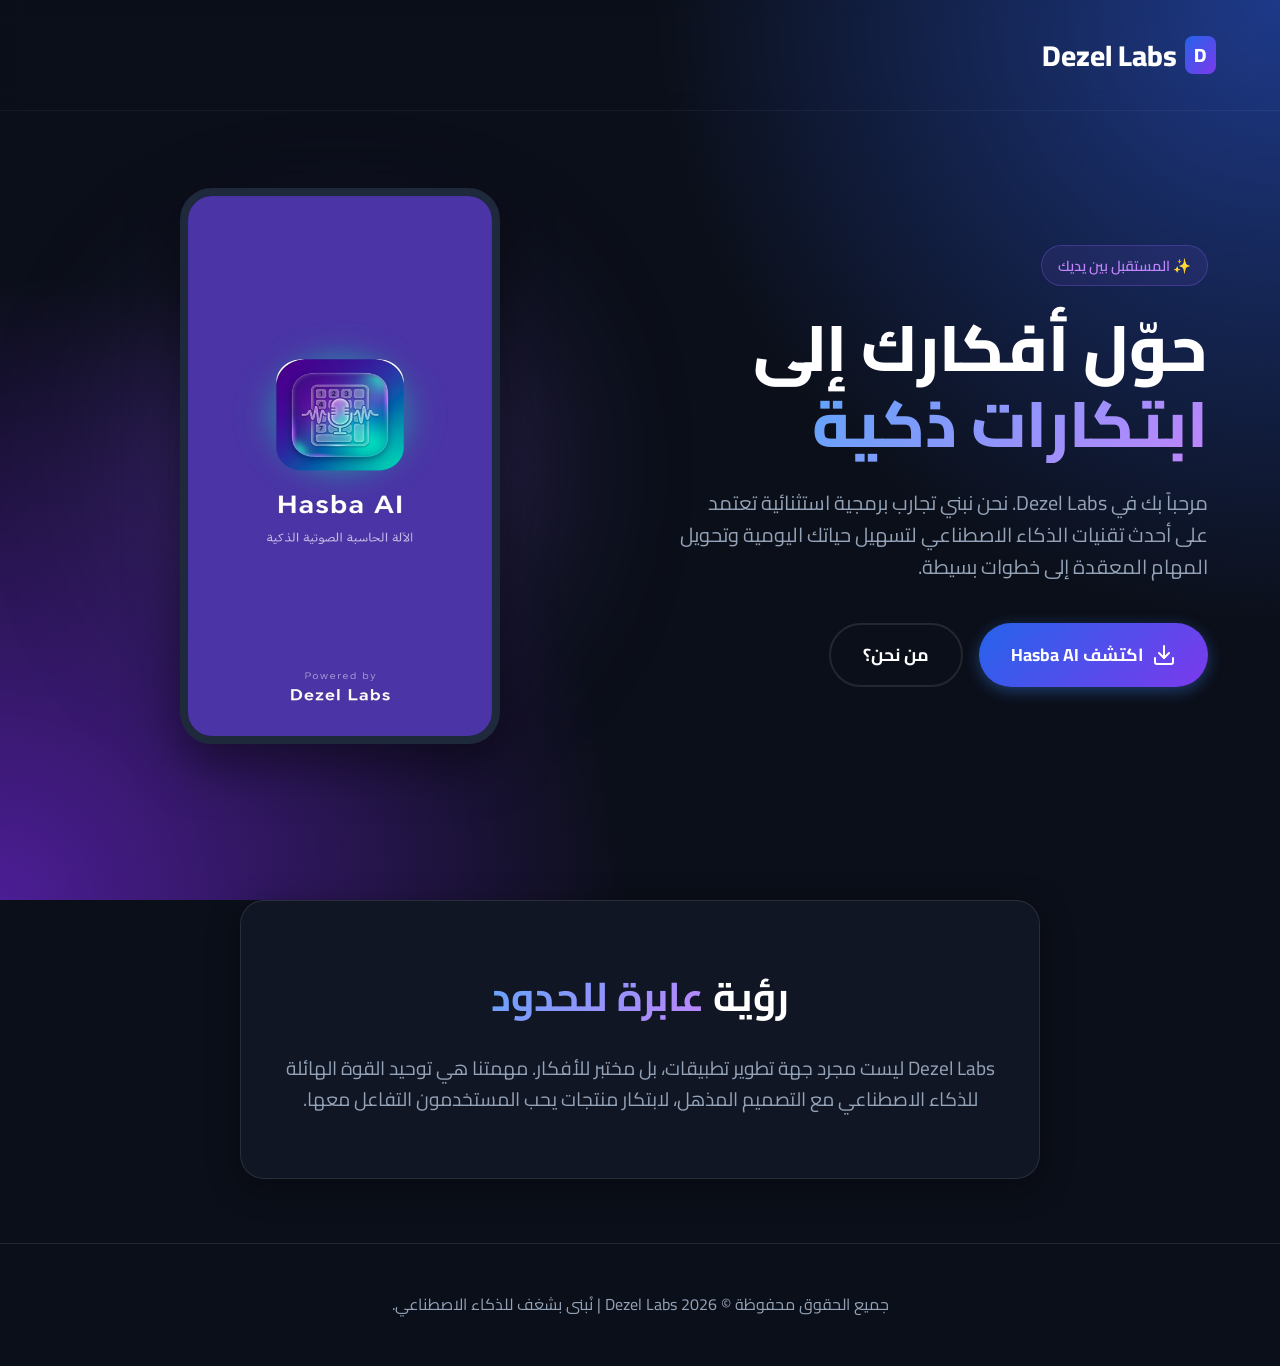
<file: index.html>
<!DOCTYPE html>
<html lang="ar" dir="rtl">

<head>
    <meta charset="UTF-8">
    <meta name="viewport" content="width=device-width, initial-scale=1.0">
    <title>Dezel Labs | استكشف المستقبل عبر الذكاء الاصطناعي</title>
    <!-- SEO Meta Tags -->
    <meta name="description"
        content="ديزل لابز، نبتكر حلولاً برمجية ذكية للمستقبل عبر أدوات الذكاء الاصطناعي. حمل تطبيق الحاسبة الصوتية الذكية Hasba AI الآن.">
    <meta name="theme-color" content="#0b0f19">
    <link rel="stylesheet" href="style.css">
    <!-- Google AdSense (استبدل القيم بمعرف الناشر الخاص بك) -->
    <script async src="https://pagead2.googlesyndication.com/pagead/js/adsbygoogle.js?client=ca-pub-1355045838612970"
        crossorigin="anonymous"></script>
</head>

<body>
    <header>
        <a href="index.html" class="logo">
            <span>D</span> Dezel Labs
        </a>
    </header>

    <main class="container">
        <section class="hero">
            <div class="hero-content">
                <span class="hero-badge">✨ المستقبل بين يديك</span>
                <h1>حوّل أفكارك إلى <span class="text-gradient">ابتكارات ذكية</span></h1>
                <p>مرحباً بك في Dezel Labs. نحن نبني تجارب برمجية استثنائية تعتمد على أحدث تقنيات الذكاء الاصطناعي
                    لتسهيل حياتك اليومية وتحويل المهام المعقدة إلى خطوات بسيطة.</p>

                <div class="hero-buttons">
                    <a href="hasba-ai.html" class="btn">
                        <svg width="24" height="24" viewBox="0 0 24 24" fill="none" stroke="currentColor"
                            stroke-width="2" stroke-linecap="round" stroke-linejoin="round">
                            <path d="M21 15v4a2 2 0 0 1-2 2H5a2 2 0 0 1-2-2v-4"></path>
                            <polyline points="7 10 12 15 17 10"></polyline>
                            <line x1="12" y1="15" x2="12" y2="3"></line>
                        </svg>
                        اكتشف Hasba AI
                    </a>
                    <a href="#about" class="btn btn-secondary">من نحن؟</a>
                </div>
            </div>

            <div class="hero-mockup">
                <!-- Glowing effect orb -->
                <div class="glow-orb"></div>
                <!-- صورة واجهة التطبيق الحقيقية -->
                <img src="assets/calculator.jpg" alt="واجهة تطبيق Hasba AI - الشاشة الرئيسية" class="mockup-img">
            </div>
        </section>

        <!-- مساحة إعلانية رئيسية (مخفية حالياً)
        <div class="ad-container">
            <ins class="adsbygoogle"
                 style="display:block"
                 data-ad-client="ca-pub-1355045838612970"
                 data-ad-slot="1234567890"
                 data-ad-format="auto"
                 data-full-width-responsive="true"></ins>
            <script>
                 (adsbygoogle = window.adsbygoogle || []).push({});
            </script>
        </div>
        -->

        <section id="about" class="about glass-panel">
            <h2>رؤية <span class="text-gradient">عابرة للحدود</span></h2>
            <p>Dezel Labs ليست مجرد جهة تطوير تطبيقات، بل مختبر للأفكار. مهمتنا هي توحيد القوة الهائلة للذكاء الاصطناعي
                مع التصميم المذهل، لابتكار منتجات يحب المستخدمون التفاعل معها.</p>
        </section>
    </main>

    <footer>
        <p>جميع الحقوق محفوظة &copy; 2026 Dezel Labs | نُبنى بشغف للذكاء الاصطناعي.</p>
    </footer>
</body>

</html>
</file>
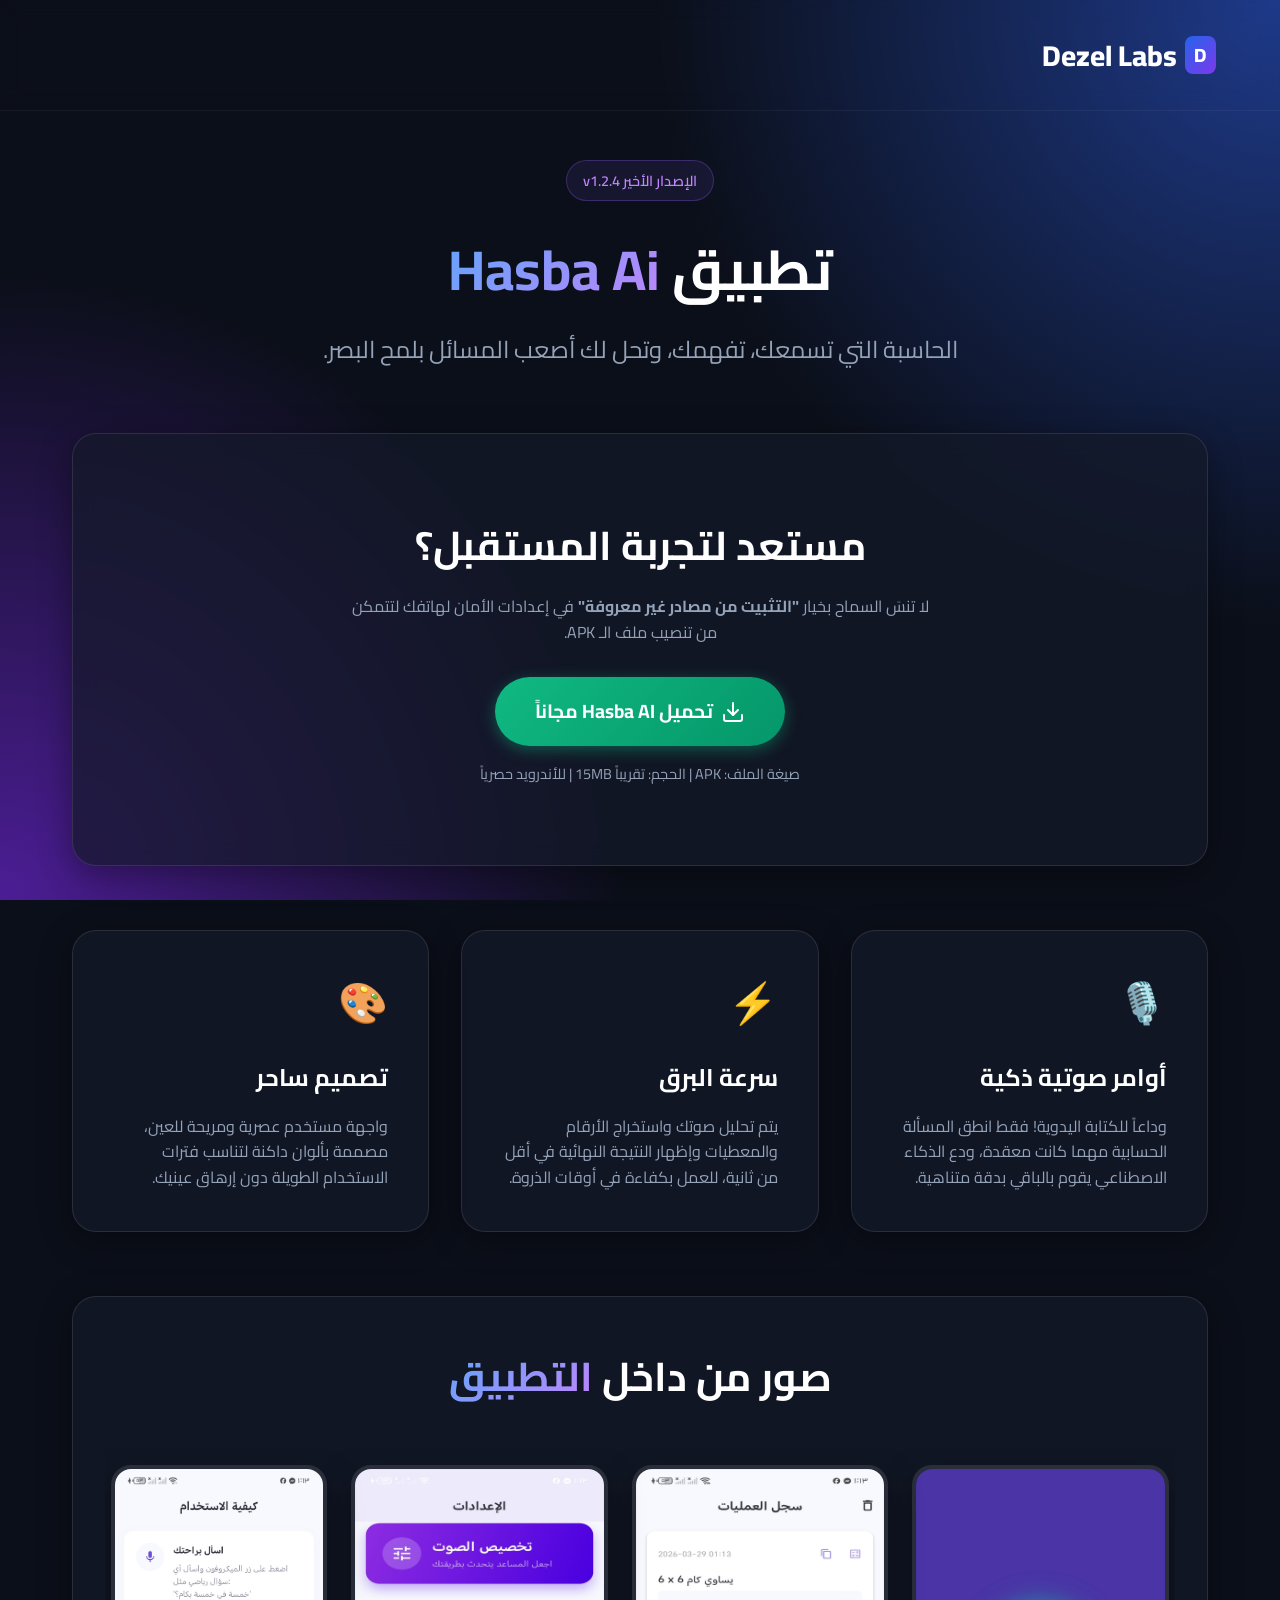
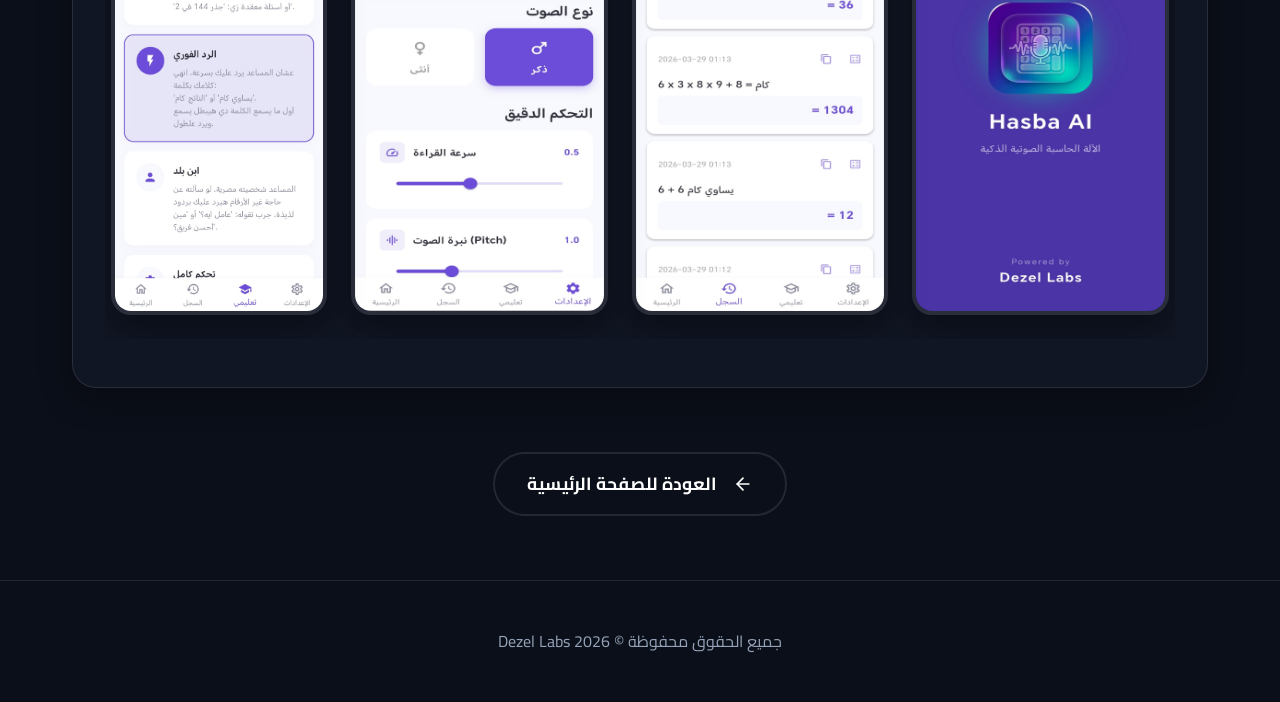
<file: hasba-ai.html>
<!DOCTYPE html>
<html lang="ar" dir="rtl">

<head>
    <meta charset="UTF-8">
    <meta name="viewport" content="width=device-width, initial-scale=1.0">
    <title>تحميل تطبيق Hasba Ai | Dezel Labs</title>
    <!-- SEO Meta Tags -->
    <meta name="description"
        content="حمل الآن تطبيق Hasba AI الحاسبة الصوتية الذكية من Dezel Labs وتتخلص من كتابة الأرقام يدوياً.">
    <meta name="theme-color" content="#0b0f19">
    <link rel="stylesheet" href="style.css">
    <!-- Google AdSense (استبدل القيم بمعرف الناشر الخاص بك) -->
    <script async src="https://pagead2.googlesyndication.com/pagead/js/adsbygoogle.js?client=ca-pub-1355045838612970"
        crossorigin="anonymous"></script>
</head>

<body>
    <header>
        <a href="index.html" class="logo">
            <span>D</span> Dezel Labs
        </a>
    </header>

    <main class="container">
        <div class="app-header">
            <span class="hero-badge">الإصدار الأخير v1.2.4</span>
            <h1>تطبيق <span class="text-gradient">Hasba Ai</span></h1>
            <p style="font-size: 1.5rem; color: var(--text-secondary);">الحاسبة التي تسمعك، تفهمك، وتحل لك أصعب المسائل
                بلمح البصر.</p>
        </div>

        <!-- مساحة إعلانية (أعلى صفحة التحميل - مخفية حالياً)
        <div class="ad-container">
            <ins class="adsbygoogle"
                 style="display:block"
                 data-ad-client="ca-pub-1355045838612970"
                 data-ad-slot="1234567890"
                 data-ad-format="auto"
                 data-full-width-responsive="true"></ins>
            <script>
                 (adsbygoogle = window.adsbygoogle || []).push({});
            </script>
        </div>
        -->

        <!-- قسم التحميل - أول حاجة يشوفها المستخدم -->
        <section class="download-cta glass-panel">
            <h2>مستعد لتجربة المستقبل؟</h2>
            <p>لا تنسَ السماح بخيار <strong>"التثبيت من مصادر غير معروفة"</strong> في إعدادات الأمان لهاتفك لتتمكن من
                تنصيب ملف الـ APK.</p>

            <div style="margin-top: 2rem;">
                <a href="https://github.com/dezeleinshams-create/Dezel-Labs-Website/releases/download/Hasba_AI_v1.2.4/Hasba_AI_v1.2.4.apk"
                    download class="btn btn-download animate-pulse">
                    <svg width="24" height="24" viewBox="0 0 24 24" fill="none" stroke="currentColor" stroke-width="2"
                        stroke-linecap="round" stroke-linejoin="round">
                        <path d="M21 15v4a2 2 0 0 1-2 2H5a2 2 0 0 1-2-2v-4"></path>
                        <polyline points="7 10 12 15 17 10"></polyline>
                        <line x1="12" y1="15" x2="12" y2="3"></line>
                    </svg>
                    تحميل Hasba AI مجاناً
                </a>
                <span class="version-info">صيغة الملف: APK | الحجم: تقريباً 15MB | للأندرويد حصرياً</span>
            </div>
        </section>

        <!-- مساحة إعلانية (أسفل قسم التحميل مباشرة - مخفية حالياً)
        <div class="ad-container">
            <ins class="adsbygoogle"
                 style="display:block"
                 data-ad-client="ca-pub-1355045838612970"
                 data-ad-slot="1234567890"
                 data-ad-format="auto"
                 data-full-width-responsive="true"></ins>
            <script>
                 (adsbygoogle = window.adsbygoogle || []).push({});
            </script>
        </div>
        -->

        <!-- المميزات - لمن يريد معرفة المزيد -->
        <div class="features-grid">
            <div class="feature-card glass-panel">
                <span class="feature-icon">🎙️</span>
                <h3>أوامر صوتية ذكية</h3>
                <p>وداعاً للكتابة اليدوية! فقط انطق المسألة الحسابية مهما كانت معقدة، ودع الذكاء الاصطناعي يقوم بالباقي
                    بدقة متناهية.</p>
            </div>

            <div class="feature-card glass-panel">
                <span class="feature-icon">⚡</span>
                <h3>سرعة البرق</h3>
                <p>يتم تحليل صوتك واستخراج الأرقام والمعطيات وإظهار النتيجة النهائية في أقل من ثانية، للعمل بكفاءة في
                    أوقات الذروة.</p>
            </div>

            <div class="feature-card glass-panel">
                <span class="feature-icon">🎨</span>
                <h3>تصميم ساحر</h3>
                <p>واجهة مستخدم عصرية ومريحة للعين، مصممة بألوان داكنة لتناسب فترات الاستخدام الطويلة دون إرهاق عينيك.
                </p>
            </div>
        </div>

        <!-- معرض صور التطبيق -->
        <section class="screenshots glass-panel" style="margin: 4rem 0; padding: 3rem 2rem; border-radius: 24px;">
            <h2 style="text-align: center; margin-bottom: 2.5rem; font-size: 2.5rem;">صور من داخل <span
                    class="text-gradient">التطبيق</span></h2>
            <div
                style="display: flex; gap: 1.5rem; overflow-x: auto; padding-bottom: 1.5rem; padding-top: 1rem; scroll-snap-type: x mandatory; -webkit-overflow-scrolling: touch; justify-content: center;">
                <img src="assets/calculator.jpg" alt="الشاشة الرئيسية"
                    style="height: 450px; border-radius: 20px; scroll-snap-align: center; border: 4px solid var(--border-color); box-shadow: 0 15px 35px rgba(0,0,0,0.4); flex-shrink: 0; transition: transform 0.3s;"
                    onmouseover="this.style.transform='translateY(-10px)'"
                    onmouseout="this.style.transform='translateY(0)'">
                <img src="assets/history.jpg" alt="سجل العمليات"
                    style="height: 450px; border-radius: 20px; scroll-snap-align: center; border: 4px solid var(--border-color); box-shadow: 0 15px 35px rgba(0,0,0,0.4); flex-shrink: 0; transition: transform 0.3s;"
                    onmouseover="this.style.transform='translateY(-10px)'"
                    onmouseout="this.style.transform='translateY(0)'">
                <img src="assets/settings.jpg" alt="الإعدادات"
                    style="height: 450px; border-radius: 20px; scroll-snap-align: center; border: 4px solid var(--border-color); box-shadow: 0 15px 35px rgba(0,0,0,0.4); flex-shrink: 0; transition: transform 0.3s;"
                    onmouseover="this.style.transform='translateY(-10px)'"
                    onmouseout="this.style.transform='translateY(0)'">
                <img src="assets/tutorial.jpg" alt="كيفية الاستخدام"
                    style="height: 450px; border-radius: 20px; scroll-snap-align: center; border: 4px solid var(--border-color); box-shadow: 0 15px 35px rgba(0,0,0,0.4); flex-shrink: 0; transition: transform 0.3s;"
                    onmouseover="this.style.transform='translateY(-10px)'"
                    onmouseout="this.style.transform='translateY(0)'">
            </div>
        </section>

        <div style="text-align: center; margin-top: 2rem;">
            <a href="index.html" class="btn btn-secondary">
                <svg width="20" height="20" viewBox="0 0 24 24" fill="none" stroke="currentColor" stroke-width="2"
                    stroke-linecap="round" stroke-linejoin="round" style="margin-left: 0.5rem;">
                    <line x1="19" y1="12" x2="5" y2="12"></line>
                    <polyline points="12 19 5 12 12 5"></polyline>
                </svg>
                العودة للصفحة الرئيسية
            </a>
        </div>
    </main>

    <footer>
        <p>جميع الحقوق محفوظة &copy; 2026 Dezel Labs</p>
    </footer>
</body>

</html>
</file>
<file: style.css>
@import url('https://fonts.googleapis.com/css2?family=Cairo:wght@300;400;600;700;800&display=swap');

:root {
    --bg-color: #0b0f19;
    --card-bg: rgba(20, 26, 42, 0.7);
    --border-color: rgba(255, 255, 255, 0.1);
    --text-primary: #ffffff;
    --text-secondary: #94a3b8;
    --accent-glow: #3b82f6;
    --accent-purple: #8b5cf6;
    --gradient-bg: radial-gradient(circle at top right, #1e3a8a, transparent 40%),
                   radial-gradient(circle at bottom left, #4c1d95, transparent 40%);
    --gradient-text: linear-gradient(135deg, #60a5fa, #c084fc);
    --btn-primary: linear-gradient(135deg, #2563eb, #7c3aed);
    --btn-hover: linear-gradient(135deg, #1d4ed8, #6d28d9);
    --btn-download: linear-gradient(135deg, #10b981, #059669);
    --btn-download-hover: linear-gradient(135deg, #059669, #047857);
}

* {
    margin: 0;
    padding: 0;
    box-sizing: border-box;
}

body {
    font-family: 'Cairo', sans-serif;
    background-color: var(--bg-color);
    color: var(--text-primary);
    line-height: 1.6;
    overflow-x: hidden;
    min-height: 100vh;
    background-image: var(--gradient-bg);
    background-attachment: fixed;
}

/* Glassmorphism Utilities */
.glass-panel {
    background: var(--card-bg);
    backdrop-filter: blur(12px);
    -webkit-backdrop-filter: blur(12px);
    border: 1px solid var(--border-color);
    border-radius: 24px;
    box-shadow: 0 8px 32px 0 rgba(0, 0, 0, 0.37);
}

.text-gradient {
    background: var(--gradient-text);
    -webkit-background-clip: text;
    -webkit-text-fill-color: transparent;
    background-clip: text;
    display: inline-block;
}

/* Header & Nav */
header {
    padding: 2rem 5%;
    display: flex;
    justify-content: space-between;
    align-items: center;
    position: fixed;
    width: 100%;
    top: 0;
    z-index: 1000;
    backdrop-filter: blur(10px);
    border-bottom: 1px solid rgba(255, 255, 255, 0.05);
}

.logo {
    font-size: 1.8rem;
    font-weight: 800;
    text-decoration: none;
    color: var(--text-primary);
    display: flex;
    align-items: center;
    gap: 0.5rem;
}

.logo span {
    background: var(--btn-primary);
    padding: 0.2rem 0.6rem;
    border-radius: 8px;
    font-size: 1.2rem;
}

/* Standard Buttons */
.btn {
    display: inline-flex;
    align-items: center;
    justify-content: center;
    gap: 0.5rem;
    background: var(--btn-primary);
    color: white;
    padding: 1rem 2rem;
    border-radius: 50px;
    text-decoration: none;
    font-weight: 700;
    font-size: 1.1rem;
    transition: all 0.3s cubic-bezier(0.25, 0.8, 0.25, 1);
    border: none;
    cursor: pointer;
    box-shadow: 0 4px 15px rgba(59, 130, 246, 0.4);
}

.btn:hover {
    background: var(--btn-hover);
    transform: translateY(-3px);
    box-shadow: 0 8px 25px rgba(59, 130, 246, 0.6);
}

.btn-download {
    background: var(--btn-download);
    box-shadow: 0 4px 15px rgba(16, 185, 129, 0.4);
    font-size: 1.2rem;
    padding: 1.2rem 2.5rem;
}

.btn-download:hover {
    background: var(--btn-download-hover);
    box-shadow: 0 8px 25px rgba(16, 185, 129, 0.6);
}

.btn-secondary {
    background: transparent;
    border: 2px solid var(--border-color);
    box-shadow: none;
}

.btn-secondary:hover {
    background: rgba(255, 255, 255, 0.1);
    box-shadow: none;
}

/* Sections */
.container {
    max-width: 1200px;
    margin: 0 auto;
    padding: 0 2rem;
}

section {
    padding: 8rem 0 4rem;
}

/* Hero Section */
.hero {
    display: flex;
    align-items: center;
    justify-content: space-between;
    min-height: 100vh;
    padding-top: 6rem;
    gap: 4rem;
}

.hero-content {
    flex: 1;
    animation: fadeUp 1s ease-out;
}

.hero-badge {
    display: inline-block;
    padding: 0.5rem 1rem;
    background: rgba(139, 92, 246, 0.1);
    border: 1px solid rgba(139, 92, 246, 0.3);
    color: #c084fc;
    border-radius: 50px;
    font-size: 0.9rem;
    font-weight: 600;
    margin-bottom: 1.5rem;
}

.hero h1 {
    font-size: 4rem;
    font-weight: 800;
    line-height: 1.2;
    margin-bottom: 1.5rem;
}

.hero p {
    font-size: 1.25rem;
    color: var(--text-secondary);
    margin-bottom: 2.5rem;
    max-width: 600px;
}

.hero-buttons {
    display: flex;
    gap: 1rem;
    flex-wrap: wrap;
}

/* Mockup Container */
.hero-mockup {
    flex: 1;
    position: relative;
    display: flex;
    justify-content: center;
    align-items: center;
    animation: float 6s ease-in-out infinite;
}

.mockup-img {
    max-width: 100%;
    width: 320px;
    border-radius: 32px;
    box-shadow: 0 20px 50px rgba(0, 0, 0, 0.5);
    border: 8px solid #1e293b;
    z-index: 2;
}

.glow-orb {
    position: absolute;
    width: 300px;
    height: 300px;
    background: var(--accent-purple);
    border-radius: 50%;
    filter: blur(100px);
    opacity: 0.5;
    z-index: 1;
}

/* About Section */
.about {
    text-align: center;
    max-width: 800px;
    margin: 0 auto;
    padding: 4rem 2rem;
}

.about h2 {
    font-size: 2.5rem;
    margin-bottom: 1.5rem;
}

.about p {
    color: var(--text-secondary);
    font-size: 1.2rem;
}

/* App Details Page Specifics */
.app-header {
    text-align: center;
    padding-top: 10rem;
    margin-bottom: 4rem;
}

.app-header h1 {
    font-size: 3.5rem;
    margin-bottom: 1rem;
}

.features-grid {
    display: grid;
    grid-template-columns: repeat(auto-fit, minmax(300px, 1fr));
    gap: 2rem;
    margin: 4rem 0;
}

.feature-card {
    padding: 2.5rem;
    transition: transform 0.3s;
}

.feature-card:hover {
    transform: translateY(-10px);
}

.feature-icon {
    font-size: 2.5rem;
    margin-bottom: 1.5rem;
    display: inline-block;
}

.feature-card h3 {
    font-size: 1.5rem;
    margin-bottom: 1rem;
    color: white;
}

.feature-card p {
    color: var(--text-secondary);
}

.download-cta {
    text-align: center;
    padding: 5rem 2rem;
    margin-top: 4rem;
}

.download-cta h2 {
    font-size: 2.5rem;
    margin-bottom: 1rem;
}

.download-cta p {
    color: var(--text-secondary);
    margin-bottom: 2rem;
    max-width: 600px;
    margin-inline: auto;
}

.version-info {
    font-size: 0.9rem;
    color: var(--text-secondary);
    margin-top: 1rem;
    display: block;
}

/* Footer */
footer {
    text-align: center;
    padding: 3rem;
    margin-top: 4rem;
    border-top: 1px solid var(--border-color);
    color: var(--text-secondary);
}

/* AdSense Container */
.ad-container {
    width: 100%;
    text-align: center;
    margin: 2rem auto;
    overflow: hidden;
    display: flex;
    justify-content: center;
}

/* Animations */
@keyframes fadeUp {
    from {
        opacity: 0;
        transform: translateY(30px);
    }
    to {
        opacity: 1;
        transform: translateY(0);
    }
}

@keyframes float {
    0% { transform: translateY(0px); }
    50% { transform: translateY(-20px); }
    100% { transform: translateY(0px); }
}

@keyframes pulse {
    0% { transform: scale(1); box-shadow: 0 4px 15px rgba(16, 185, 129, 0.4); }
    50% { transform: scale(1.05); box-shadow: 0 8px 30px rgba(16, 185, 129, 0.6); }
    100% { transform: scale(1); box-shadow: 0 4px 15px rgba(16, 185, 129, 0.4); }
}

.animate-pulse {
    animation: pulse 2s infinite cubic-bezier(0.4, 0, 0.6, 1);
}

/* Responsive */
@media (max-width: 900px) {
    .hero {
        flex-direction: column;
        text-align: center;
        padding-top: 8rem;
    }
    
    .hero h1 {
        font-size: 3rem;
    }
    
    .hero p {
        margin: 0 auto 2rem;
    }
    
    .hero-buttons {
        justify-content: center;
    }
    
    .mockup-img {
        width: 250px;
    }
}

@media (max-width: 480px) {
    .hero h1 {
        font-size: 2.5rem;
    }
    
    .btn {
        width: 100%;
    }
}
</file>
